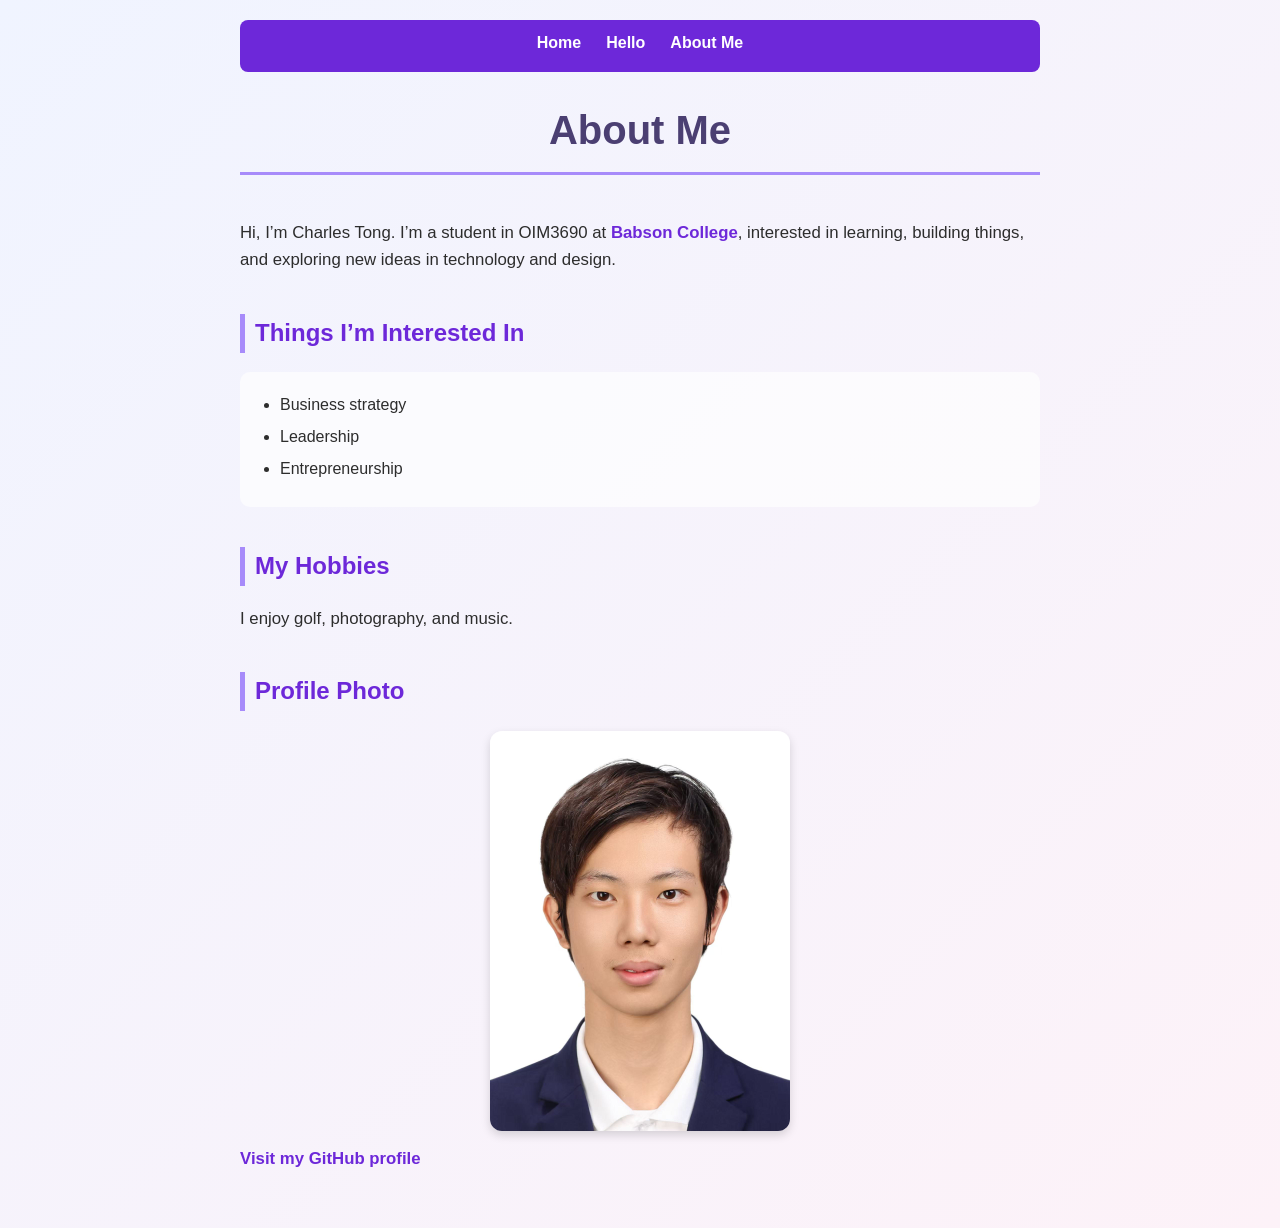
<file: about-me.html>
<!DOCTYPE html>
<html lang="en">
<head>
    <meta charset="UTF-8">
    <meta name="viewport" content="width=device-width, initial-scale=1.0">
    <title>About Me | Ctong0622</title>
    <link rel="stylesheet" href="css/styles.css">
</head>
<body>
    <header>
        <nav>
            <ul>
                <li><a href="index.html">Home</a></li>
                <li><a href="hello.html">Hello</a></li>
                <li><a href="about-me.html">About Me</a></li>
            </ul>
        </nav>
        <h1>About Me</h1>
    </header>

    <p>Hi, I’m Charles Tong. I’m a student in OIM3690 at <a href="https://www.babson.edu" target="_blank" rel="noopener noreferrer">Babson College</a>, interested in learning, building things, and exploring new ideas in technology and design.</p>

    <h2>Things I’m Interested In</h2>
    <ul>
        <li>Business strategy</li>
        <li>Leadership</li>
        <li>Entrepreneurship</li>
    </ul>

    <h2>My Hobbies</h2>
    <p>I enjoy golf, photography, and music.</p>

    <h2>Profile Photo</h2>
    <img class="profile-photo" src="photo/Photo%20of%20me.jpg" alt="Profile photo" width="300">

    <p>
        <a href="https://github.com/Ctong0622">Visit my GitHub profile</a>
    </p>
</body>
</html>
</file>
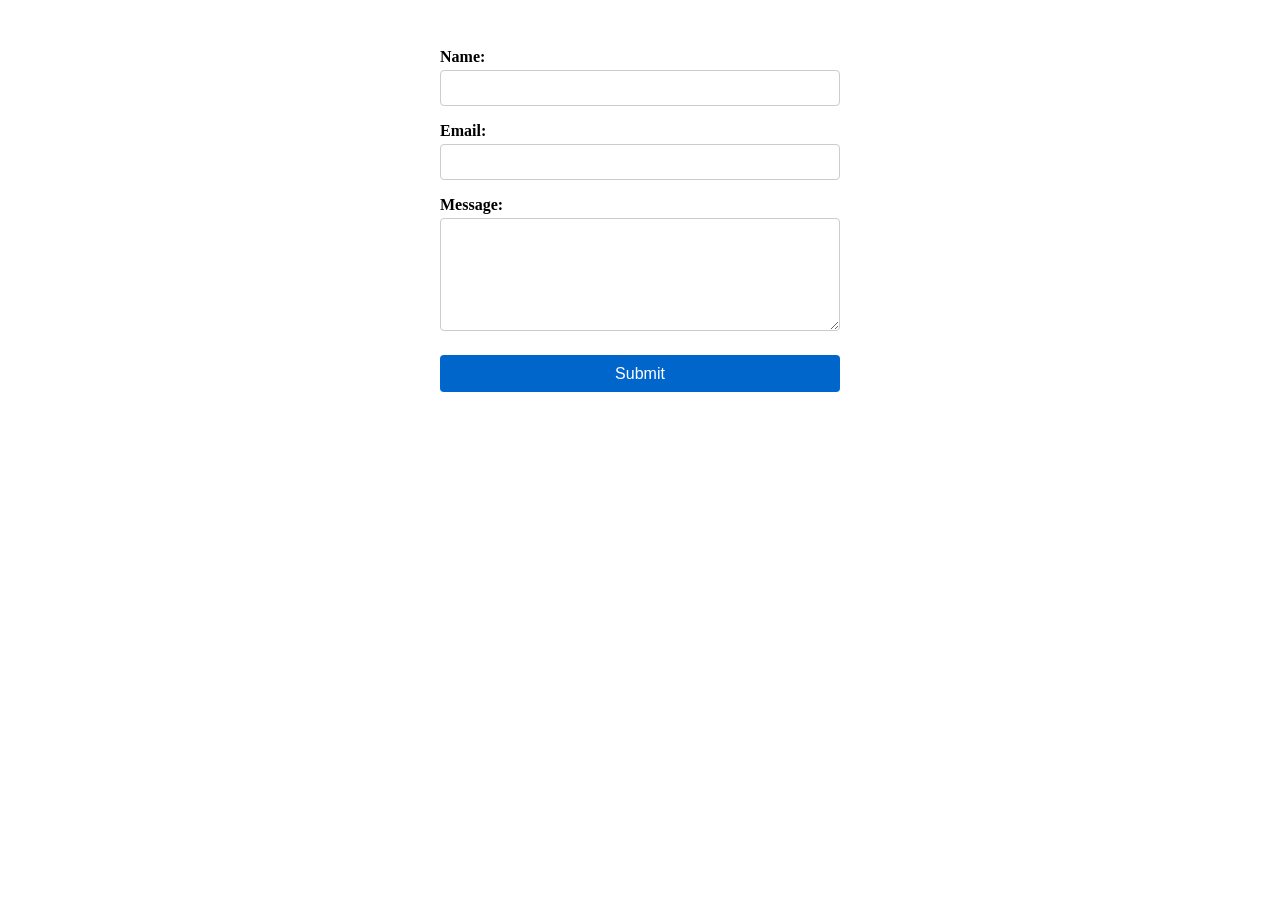
<file: contact.html>
<!doctype html>
<html lang="en">
<head>
    <meta charset="UTF-8" />
    <meta name="viewport" content="width=device-width, initial-scale=1.0" />
    <title>Contact</title>
    <style>
        form {
            display: flex;
            flex-direction: column;
            max-width: 400px;
            margin: 2rem auto;
        }

        label {
            margin-top: 1rem;
            margin-bottom: 0.25rem;
            font-weight: bold;
        }

        input,
        textarea {
            padding: 0.5rem;
            font-size: 1rem;
            border: 1px solid #ccc;
            border-radius: 4px;
        }

        input:focus,
        textarea:focus {
            outline: none;
            border-color: #0066cc;
            box-shadow: 0 0 4px rgba(0, 102, 204, 0.5);
        }

        button {
            margin-top: 1.5rem;
            padding: 0.6rem;
            font-size: 1rem;
            background-color: #0066cc;
            color: white;
            border: none;
            border-radius: 4px;
            cursor: pointer;
        }

        button:hover {
            background-color: #004c99;
        }
    </style>
</head>

<body>
    <form action="https://oim.zhili.dev/echo/view" method="POST">
        <label for="name">Name:</label>
        <input type="text" id="name" name="name" required />

        <label for="email">Email:</label>
        <input type="email" id="email" name="email" required />

        <label for="message">Message:</label>
        <textarea id="message" name="message" rows="5" required></textarea>

        <button type="submit">Submit</button>
    </form>
</body>
</html>
</file>
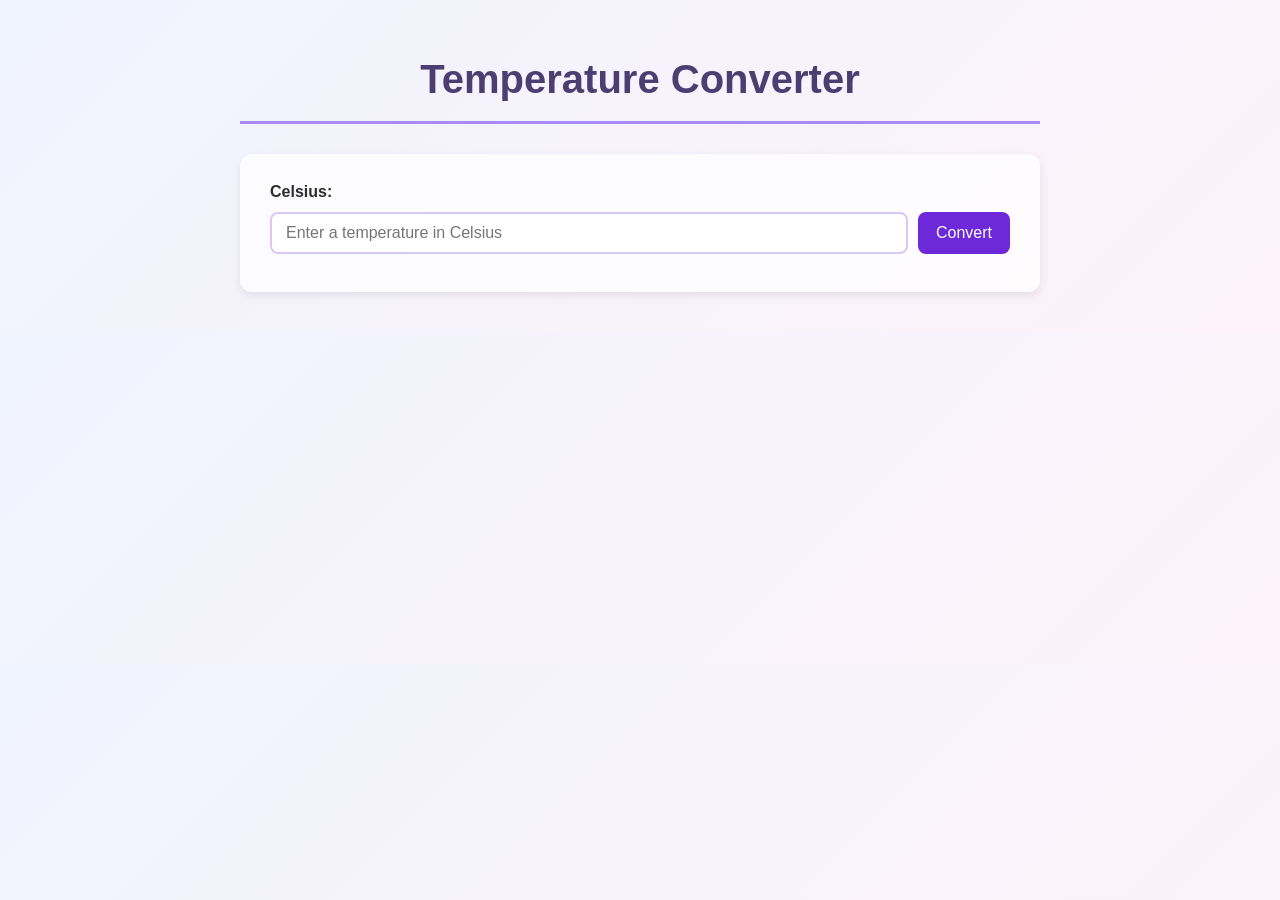
<file: converter.html>
<!doctype html>
<html lang="en">
<head>
    <meta charset="UTF-8" />
    <meta name="viewport" content="width=device-width, initial-scale=1.0" />
    <title>Temperature Converter | Ctong0622</title>
    <style>
        body {
            font-family: 'Segoe UI', Arial, sans-serif;
            background: linear-gradient(135deg, rgb(240, 244, 255), rgb(253, 242, 248));
            color: rgb(45, 45, 45);
            max-width: 800px;
            margin: 0 auto;
            padding: 0 20px 40px;
            line-height: 1.6;
        }

        header {
            text-align: center;
            padding: 20px 0;
        }

        h1 {
            font-size: 2.5em;
            color: rgb(75, 63, 114);
            text-align: center;
            border-bottom: 3px solid rgb(167, 139, 250);
            padding-bottom: 10px;
            margin-bottom: 10px;
        }

        .converter-card {
            background: rgba(255, 255, 255, 0.75);
            border-radius: 12px;
            padding: 25px 30px 20px;
            box-shadow: 0 4px 10px rgba(0, 0, 0, 0.08);
        }

        label {
            font-weight: bold;
        }

        .converter-row {
            display: flex;
            gap: 10px;
            margin-top: 8px;
        }

        #celsiusInput {
            flex: 1;
            padding: 10px 14px;
            font-size: 1rem;
            border: 2px solid rgb(216, 200, 245);
            border-radius: 8px;
            background: white;
        }

        #celsiusInput:focus {
            outline: none;
            border-color: rgb(109, 40, 217);
        }

        #convertButton {
            padding: 10px 18px;
            font-size: 1rem;
            background: rgb(109, 40, 217);
            color: white;
            border: none;
            border-radius: 8px;
            cursor: pointer;
            transition: background 0.2s ease;
        }

        #convertButton:hover {
            background: rgb(87, 30, 173);
        }

        #result {
            margin-top: 15px;
            font-size: 1.1rem;
        }
    </style>
</head>

<body>
    <header>
        <h1>Temperature Converter</h1>
    </header>

    <main>
        <div class="converter-card">
            <label for="celsiusInput">Celsius:</label>
            <div class="converter-row">
                <input type="number" id="celsiusInput" placeholder="Enter a temperature in Celsius" />
                <button type="button" id="convertButton">Convert</button>
            </div>
            <p id="result"></p>
        </div>
    </main>

    <script>
        function toFahrenheit(celsius) {
            return celsius * 9 / 5 + 32;
        }

        const celsiusInput = document.getElementById('celsiusInput');
        const convertButton = document.getElementById('convertButton');
        const result = document.getElementById('result');

        convertButton.addEventListener('click', () => {
            const celsius = Number(celsiusInput.value);
            const fahrenheit = toFahrenheit(celsius);
            result.textContent = `${celsius}°C is ${fahrenheit}°F`;
        });
    </script>
</body>
</html>
</file>
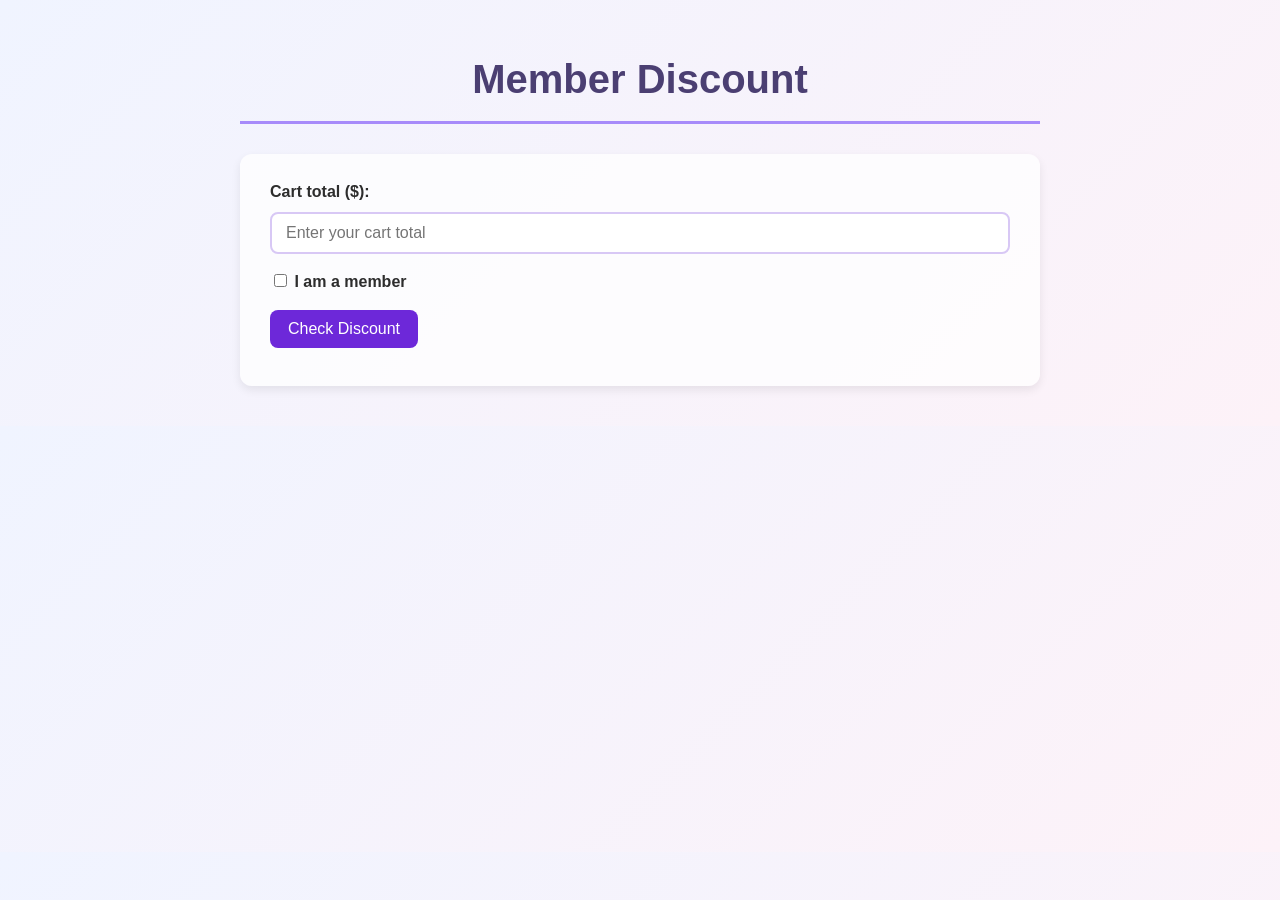
<file: discount.html>
<!doctype html>
<html lang="en">
<head>
    <meta charset="UTF-8" />
    <meta name="viewport" content="width=device-width, initial-scale=1.0" />
    <title>Member Discount | Ctong0622</title>
    <style>
        body {
            font-family: 'Segoe UI', Arial, sans-serif;
            background: linear-gradient(135deg, rgb(240, 244, 255), rgb(253, 242, 248));
            color: rgb(45, 45, 45);
            max-width: 800px;
            margin: 0 auto;
            padding: 0 20px 40px;
            line-height: 1.6;
        }

        header {
            text-align: center;
            padding: 20px 0;
        }

        h1 {
            font-size: 2.5em;
            color: rgb(75, 63, 114);
            text-align: center;
            border-bottom: 3px solid rgb(167, 139, 250);
            padding-bottom: 10px;
            margin-bottom: 10px;
        }

        .discount-card {
            background: rgba(255, 255, 255, 0.75);
            border-radius: 12px;
            padding: 25px 30px 20px;
            box-shadow: 0 4px 10px rgba(0, 0, 0, 0.08);
        }

        label {
            font-weight: bold;
        }

        .discount-row {
            display: flex;
            align-items: center;
            gap: 10px;
            margin-top: 8px;
        }

        #totalInput {
            flex: 1;
            padding: 10px 14px;
            font-size: 1rem;
            border: 2px solid rgb(216, 200, 245);
            border-radius: 8px;
            background: white;
        }

        #totalInput:focus {
            outline: none;
            border-color: rgb(109, 40, 217);
        }

        .member-row {
            margin-top: 15px;
        }

        #checkButton {
            margin-top: 15px;
            padding: 10px 18px;
            font-size: 1rem;
            background: rgb(109, 40, 217);
            color: white;
            border: none;
            border-radius: 8px;
            cursor: pointer;
            transition: background 0.2s ease;
        }

        #checkButton:hover {
            background: rgb(87, 30, 173);
        }

        #result {
            margin-top: 15px;
            font-size: 1.1rem;
        }
    </style>
</head>

<body>
    <header>
        <h1>Member Discount</h1>
    </header>

    <main>
        <div class="discount-card">
            <label for="totalInput">Cart total ($):</label>
            <div class="discount-row">
                <input type="number" id="totalInput" placeholder="Enter your cart total" />
            </div>

            <div class="member-row">
                <label>
                    <input type="checkbox" id="memberCheckbox" />
                    I am a member
                </label>
            </div>

            <button type="button" id="checkButton">Check Discount</button>
            <p id="result"></p>
        </div>
    </main>

    <script>
        function getDiscount(total, isMember) {
            if (total >= 100 && isMember) {
                return 20;
            } else if (total >= 100 || isMember) {
                return 10;
            } else {
                return 0;
            }
        }

        const totalInput = document.getElementById('totalInput');
        const memberCheckbox = document.getElementById('memberCheckbox');
        const checkButton = document.getElementById('checkButton');
        const result = document.getElementById('result');

        checkButton.addEventListener('click', () => {
            const total = Number(totalInput.value);
            const isMember = memberCheckbox.checked;
            const discount = getDiscount(total, isMember);
            const finalPrice = total - discount;
            result.textContent = `Your discount is $${discount}. Final price: $${finalPrice}`;
        });
    </script>
</body>
</html>
</file>
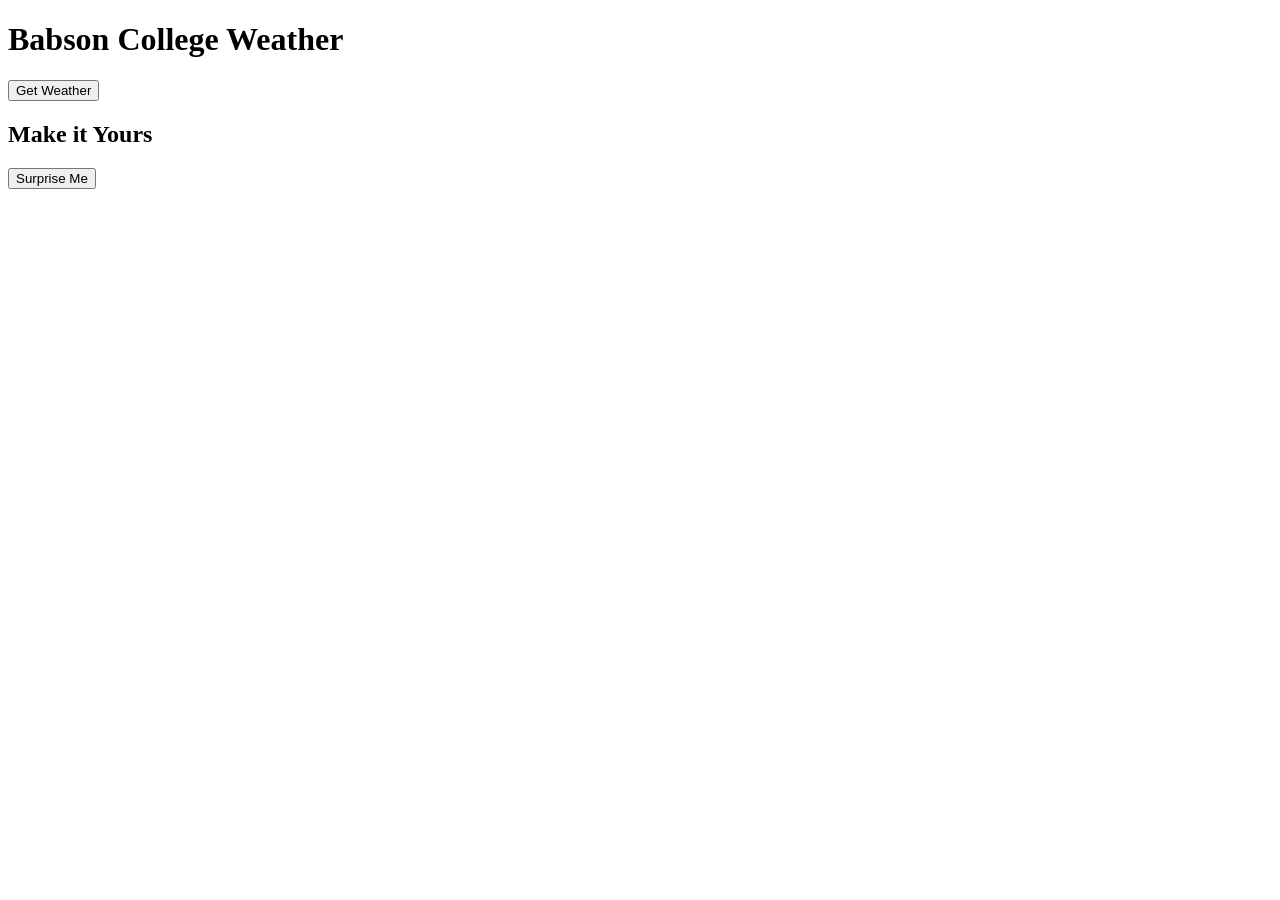
<file: fetch-fun.html>
<!doctype html>
<html lang="en">
<head>
    <meta charset="UTF-8" />
    <meta name="viewport" content="width=device-width, initial-scale=1.0" />
    <title>Fetch Something Fun - Weather</title>
</head>

<body>
    <h1>Babson College Weather</h1>

    <button id="weatherButton">Get Weather</button>
    <p id="weatherResult"></p>

    <h2>Make it Yours</h2>
    <button id="surpriseButton">Surprise Me</button>
    <p id="surpriseResult"></p>

    <script>
        async function getWeather() {
            const weatherResult = document.getElementById("weatherResult");

            try {
                const response = await fetch(
                    "https://api.open-meteo.com/v1/forecast?latitude=42.2987&longitude=-71.2622&current=temperature_2m"
                );
                const data = await response.json();

                const temperature = data.current.temperature_2m;
                weatherResult.textContent = `Current temperature at Babson College: ${temperature}°C`;
            } catch (error) {
                weatherResult.textContent = "Sorry, something went wrong fetching the weather.";
                console.log(error);
            }
        }

        const weatherButton = document.getElementById("weatherButton");
        weatherButton.addEventListener("click", getWeather);

        // "Surprise Me" switches between the Weather API and the Advice API
        let showWeatherNext = true;

        async function surpriseMe() {
            const surpriseResult = document.getElementById("surpriseResult");

            try {
                if (showWeatherNext) {
                    const response = await fetch(
                        "https://api.open-meteo.com/v1/forecast?latitude=42.2987&longitude=-71.2622&current=temperature_2m"
                    );
                    const data = await response.json();

                    const temperature = data.current.temperature_2m;
                    surpriseResult.textContent = `Current temperature at Babson College: ${temperature}°C`;
                } else {
                    const response = await fetch("https://api.adviceslip.com/advice");
                    const data = await response.json();

                    const advice = data.slip.advice;
                    surpriseResult.textContent = `Advice: ${advice}`;
                }
            } catch (error) {
                surpriseResult.textContent = "Sorry, something went wrong fetching the surprise.";
                console.log(error);
            }

            // Switch to the other API next time the button is clicked
            showWeatherNext = !showWeatherNext;
        }

        const surpriseButton = document.getElementById("surpriseButton");
        surpriseButton.addEventListener("click", surpriseMe);
    </script>
</body>
</html>
</file>
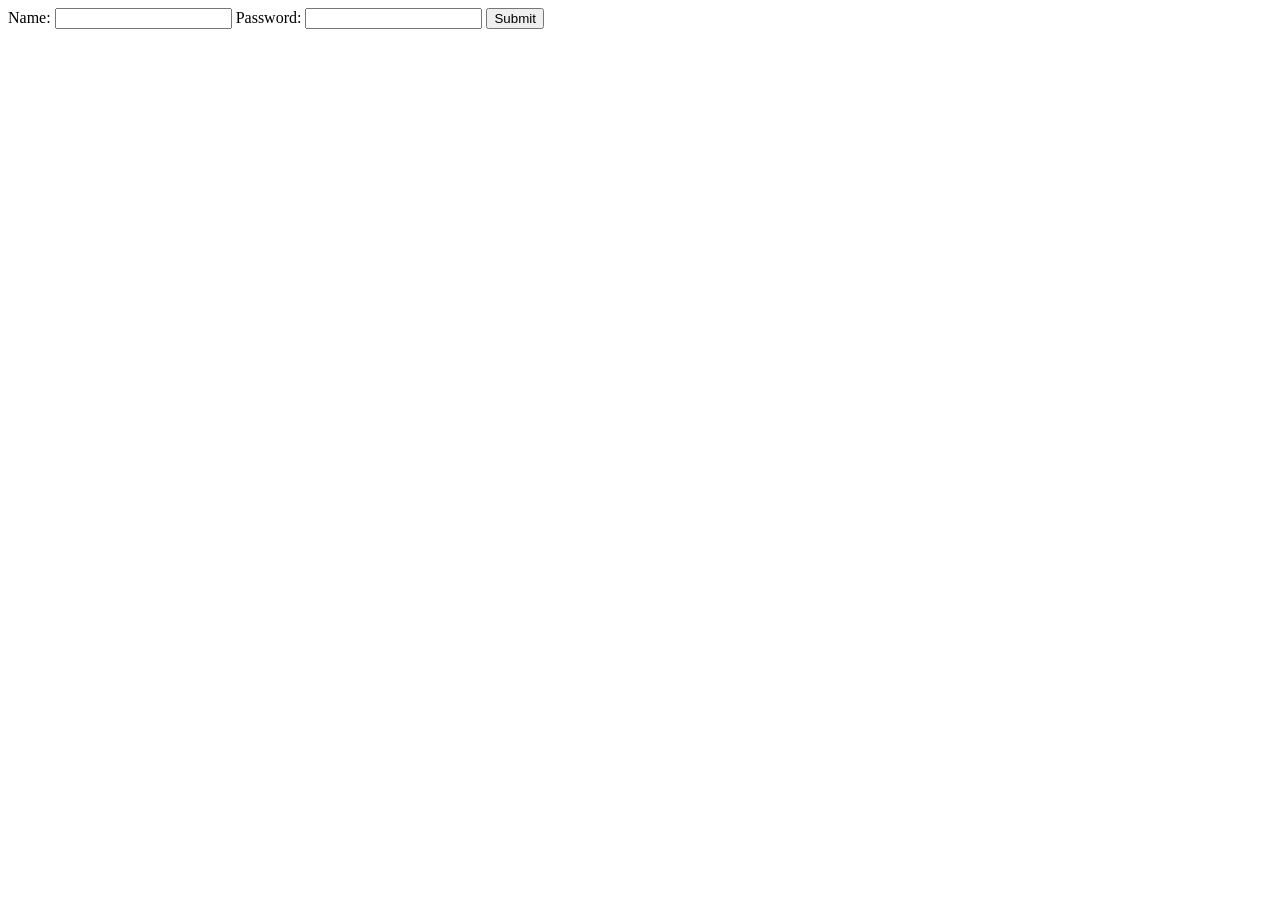
<file: form-demo.html>
<!doctype html>
<html lang="en">
<head>
    <meta charset="UTF-8" />
    <meta name="viewport" content="width=device-width, initial-scale=1.0" />
    <title>Document</title>
</head>

<body>
    <form action="https://oim.zhili.dev/echo/view" method="POST">
        <label for="username">Name:</label>
        <input type="text" id="username" name="username" />

        <label for="password">Password:</label>
        <input type="password" id="password" name="password" />

        <button type="submit">Submit</button>
    </form>
</body>
</html>
</file>
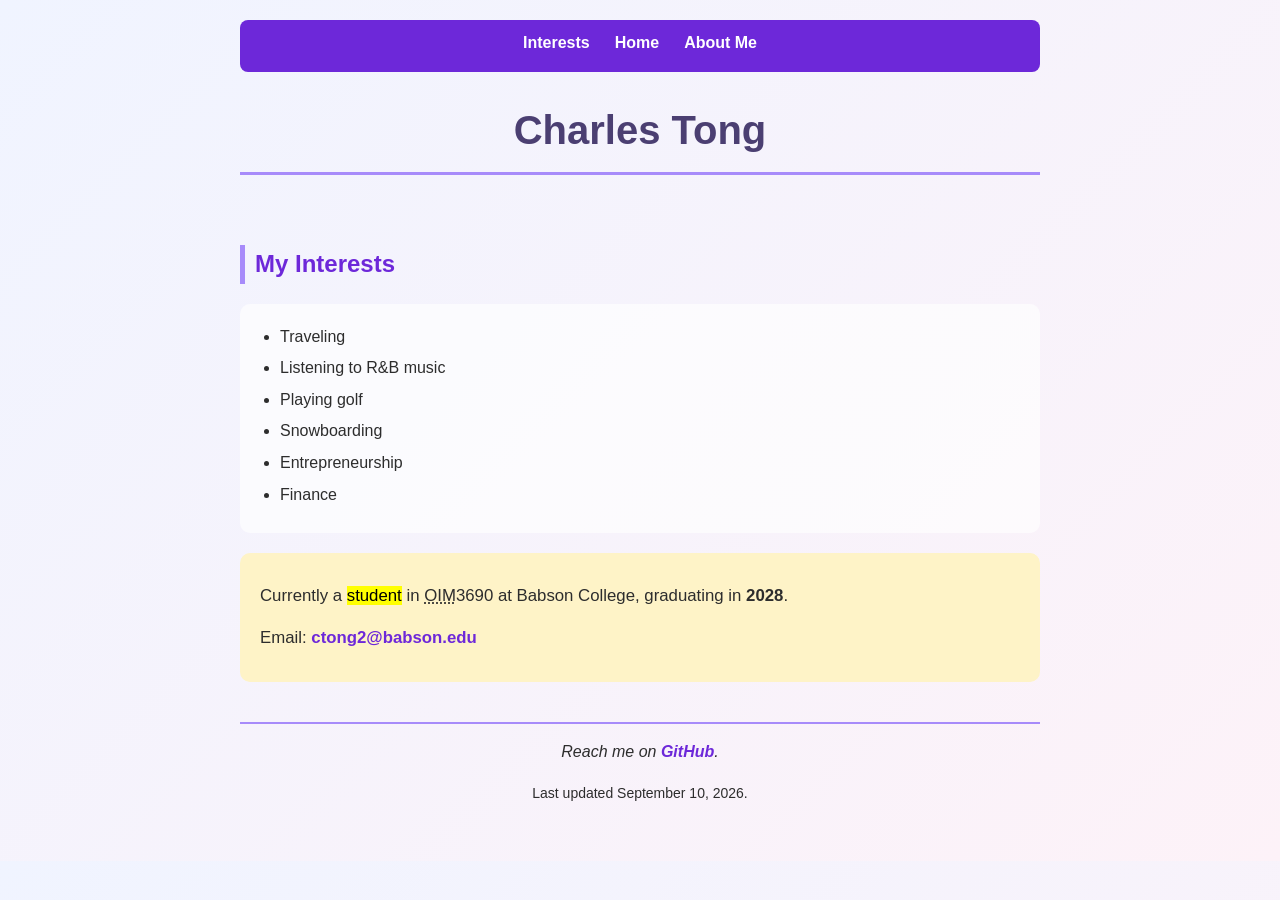
<file: hello.html>
<!DOCTYPE html>
<html lang="en">
<head>
    <meta charset="UTF-8">
    <meta name="viewport" content="width=device-width, initial-scale=1.0">
    <title>Hello</title>
    <link rel="stylesheet" href="css/style.css">
</head>
<body>
    <header>
        <nav class="site-nav">
            <button class="nav-toggle" id="navToggle" aria-label="Toggle navigation" aria-expanded="false" aria-controls="navLinks">
                <span></span>
                <span></span>
                <span></span>
            </button>
            <ul id="navLinks">
                <li><a href="#interests">Interests</a></li>
                <li><a href="index.html">Home</a></li>
                <li><a href="about-me.html">About Me</a></li>
            </ul>
        </nav>
        <h1>Charles Tong</h1>
    </header>

    <main>
        <section id="interests">
            <h2>My Interests</h2>
            <ul>
                <li>Traveling</li>
                <li>Listening to R&amp;B music</li>
                <li>Playing golf</li>
                <li>Snowboarding</li>
                <li>Entrepreneurship</li>
                <li>Finance</li>
            </ul>
        </section>

        <aside>
            <p>Currently a <mark>student</mark> in <abbr title="Operations and Information Management">OIM</abbr>3690 at Babson College, graduating in <strong>2028</strong>.</p>
            <p>Email: <a href="mailto:ctong2@babson.edu">ctong2@babson.edu</a></p>
        </aside>
    </main>

    <footer>
        <address>
            Reach me on <a href="https://github.com/Ctong0622">GitHub</a>.
        </address>
        <p><small>Last updated <time datetime="2026-09-10">September 10, 2026</time>.</small></p>
    </footer>

    <script src="js/nav.js" defer></script>
</body>
</html>
</file>
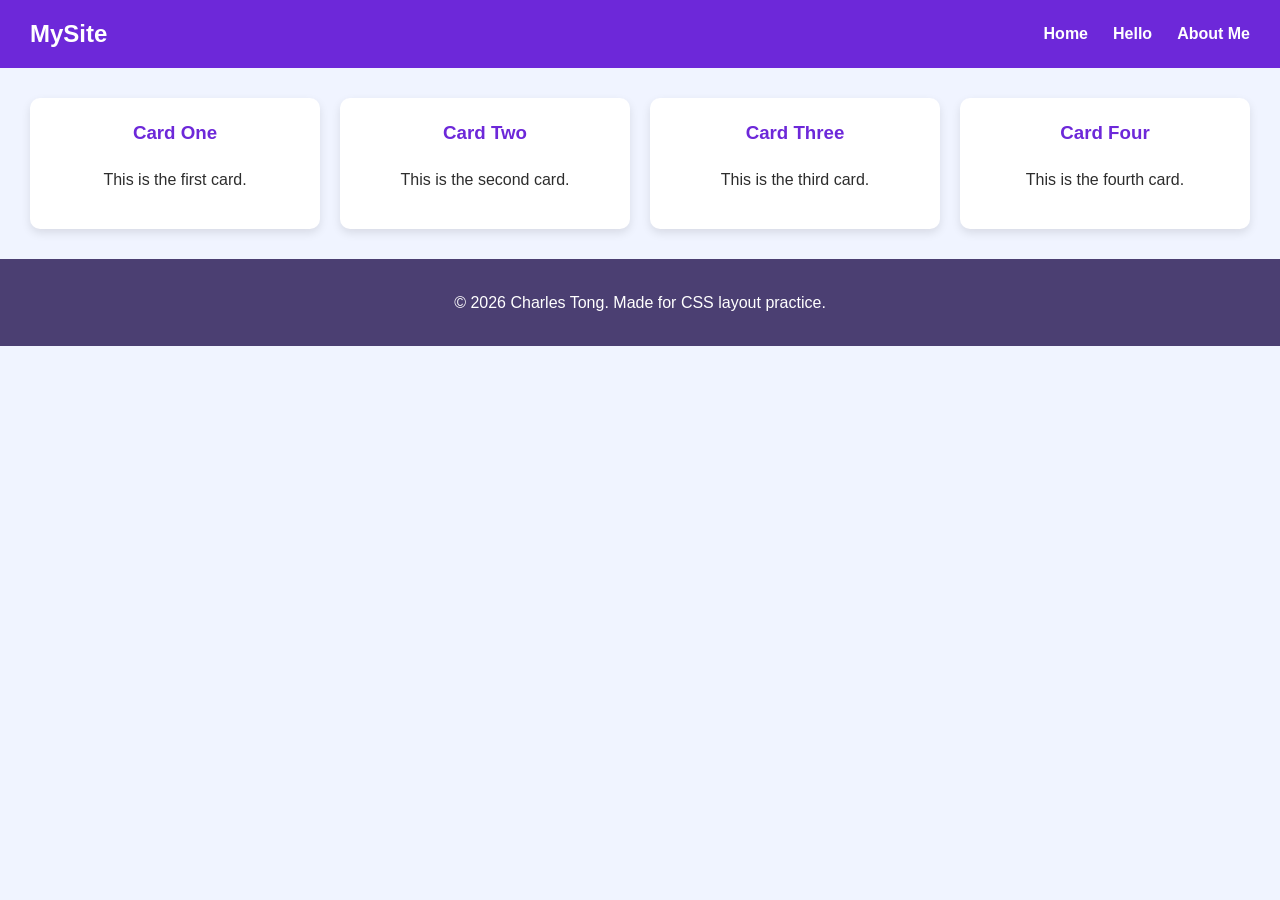
<file: layout-practice.html>
<!DOCTYPE html>
<html lang="en">
<head>
    <meta charset="UTF-8">
    <meta name="viewport" content="width=device-width, initial-scale=1.0">
    <title>Layout Practice</title>
    <link rel="stylesheet" href="css/layout-practice.css">
</head>
<body>
    <nav class="navbar">
        <div class="logo">MySite</div>
        <ul class="nav-links">
            <li><a href="index.html">Home</a></li>
            <li><a href="hello.html">Hello</a></li>
            <li><a href="about-me.html">About Me</a></li>
        </ul>
    </nav>

    <main>
        <div class="card-grid">
            <div class="card">
                <h3>Card One</h3>
                <p>This is the first card.</p>
            </div>
            <div class="card">
                <h3>Card Two</h3>
                <p>This is the second card.</p>
            </div>
            <div class="card">
                <h3>Card Three</h3>
                <p>This is the third card.</p>
            </div>
            <div class="card">
                <h3>Card Four</h3>
                <p>This is the fourth card.</p>
            </div>
        </div>
    </main>

    <footer>
        <p>&copy; 2026 Charles Tong. Made for CSS layout practice.</p>
    </footer>
</body>
</html>
</file>
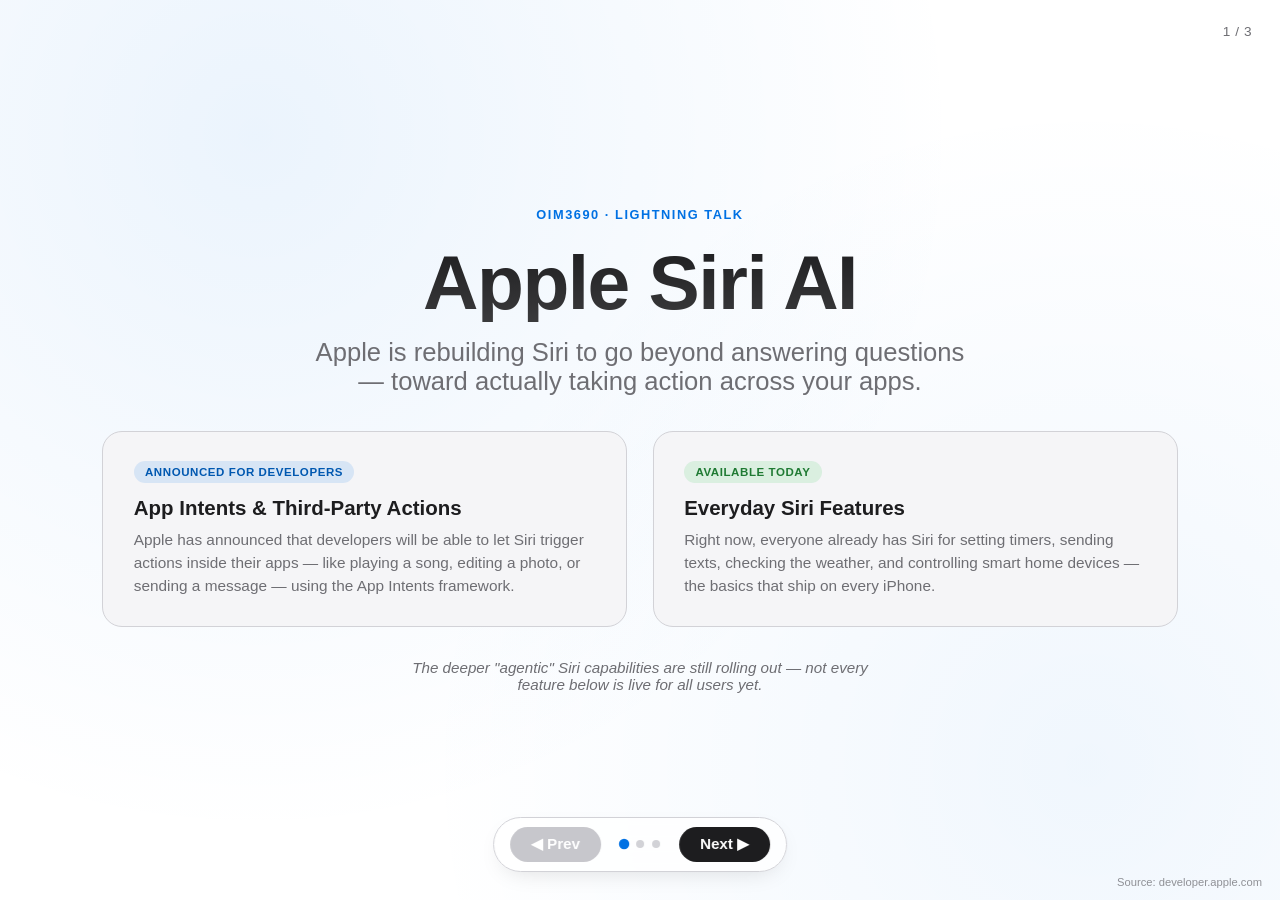
<file: lightning-talk-2.html>
<!DOCTYPE html>
<html lang="en">
<head>
<meta charset="UTF-8">
<meta name="viewport" content="width=device-width, initial-scale=1.0">
<title>Apple Siri AI — Lightning Talk</title>
<style>
  :root {
    --text-primary: #1d1d1f;
    --text-secondary: #6e6e73;
    --accent-blue: #0071e3;
    --accent-blue-dark: #0058b0;
    --bg-white: #ffffff;
    --bg-soft: #f5f5f7;
    --line: #d2d2d7;
  }

  * {
    box-sizing: border-box;
    margin: 0;
    padding: 0;
  }

  html, body {
    height: 100%;
    overflow: hidden;
  }

  body {
    font-family: -apple-system, BlinkMacSystemFont, "SF Pro Display", "SF Pro Text",
                 "Helvetica Neue", Helvetica, Arial, sans-serif;
    background: var(--bg-white);
    color: var(--text-primary);
    -webkit-font-smoothing: antialiased;
    text-rendering: optimizeLegibility;
  }

  /* ---------- Slide deck layout ---------- */
  .deck {
    position: relative;
    width: 100vw;
    height: 100vh;
  }

  .slide {
    position: absolute;
    inset: 0;
    display: flex;
    flex-direction: column;
    align-items: center;
    justify-content: center;
    padding: 6vh 8vw;
    opacity: 0;
    visibility: hidden;
    transform: translateY(24px) scale(0.99);
    transition: opacity 0.6s cubic-bezier(.4,0,.2,1),
                transform 0.6s cubic-bezier(.4,0,.2,1),
                visibility 0.6s;
    background: var(--bg-white);
  }

  .slide.active {
    opacity: 1;
    visibility: visible;
    transform: translateY(0) scale(1);
    z-index: 2;
  }

  /* subtle gradient backdrops per slide */
  .slide--1 {
    background: radial-gradient(circle at 20% 15%, rgba(0,113,227,0.08), transparent 55%),
                radial-gradient(circle at 85% 85%, rgba(0,113,227,0.06), transparent 50%),
                var(--bg-white);
  }
  .slide--2 {
    background: radial-gradient(circle at 80% 10%, rgba(0,113,227,0.07), transparent 55%),
                radial-gradient(circle at 10% 90%, rgba(0,113,227,0.06), transparent 50%),
                var(--bg-white);
  }
  .slide--3 {
    background: radial-gradient(circle at 50% 0%, rgba(0,113,227,0.09), transparent 60%),
                var(--bg-white);
  }

  .eyebrow {
    display: inline-block;
    font-size: clamp(0.8rem, 1vw, 1rem);
    font-weight: 600;
    letter-spacing: 0.12em;
    text-transform: uppercase;
    color: var(--accent-blue);
    margin-bottom: 1.2rem;
  }

  h1 {
    font-size: clamp(2.6rem, 6vw, 5rem);
    font-weight: 700;
    letter-spacing: -0.02em;
    line-height: 1.05;
    text-align: center;
    background: linear-gradient(180deg, #1d1d1f 0%, #3a3a3c 100%);
    -webkit-background-clip: text;
    background-clip: text;
    color: transparent;
  }

  h2.subhead {
    margin-top: 1rem;
    font-size: clamp(1.1rem, 2vw, 1.6rem);
    font-weight: 400;
    color: var(--text-secondary);
    text-align: center;
    max-width: 46ch;
  }

  .content-wrap {
    width: 100%;
    max-width: 1100px;
    margin-top: clamp(1.5rem, 4vh, 3rem);
  }

  /* ---------- Slide 1 specifics ---------- */
  .fact-grid {
    display: grid;
    grid-template-columns: 1fr 1fr;
    gap: 1.6rem;
    margin-top: 2.2rem;
  }

  .fact-card {
    background: var(--bg-soft);
    border: 1px solid var(--line);
    border-radius: 20px;
    padding: 1.8rem 1.9rem;
    transition: transform 0.35s ease, box-shadow 0.35s ease;
  }

  .fact-card:hover {
    transform: translateY(-4px);
    box-shadow: 0 16px 32px -16px rgba(0,0,0,0.15);
  }

  .fact-card .tag {
    display: inline-block;
    font-size: 0.72rem;
    font-weight: 700;
    letter-spacing: 0.05em;
    text-transform: uppercase;
    padding: 0.3rem 0.7rem;
    border-radius: 999px;
    margin-bottom: 0.8rem;
  }

  .tag--announced {
    background: rgba(0,113,227,0.12);
    color: var(--accent-blue-dark);
  }

  .tag--available {
    background: rgba(52,199,89,0.14);
    color: #1f7a33;
  }

  .fact-card h3 {
    font-size: clamp(1.1rem, 1.6vw, 1.35rem);
    font-weight: 600;
    margin-bottom: 0.5rem;
  }

  .fact-card p {
    font-size: clamp(0.95rem, 1.2vw, 1.05rem);
    color: var(--text-secondary);
    line-height: 1.5;
  }

  /* ---------- Slide 2 specifics ---------- */
  .example-row {
    display: grid;
    grid-template-columns: repeat(3, 1fr);
    gap: 1.5rem;
    margin-top: 2.2rem;
    width: 100%;
  }

  .example-card {
    background: var(--bg-white);
    border: 1px solid var(--line);
    border-radius: 22px;
    padding: 2rem 1.5rem;
    text-align: center;
    display: flex;
    flex-direction: column;
    align-items: center;
    gap: 0.7rem;
    box-shadow: 0 10px 30px -18px rgba(0,0,0,0.12);
    transition: transform 0.35s ease, box-shadow 0.35s ease;
  }

  .example-card:hover {
    transform: translateY(-6px);
    box-shadow: 0 20px 40px -18px rgba(0,0,0,0.18);
  }

  .example-icon {
    font-size: 2.6rem;
    line-height: 1;
    margin-bottom: 0.2rem;
  }

  .example-card h3 {
    font-size: clamp(1.05rem, 1.5vw, 1.25rem);
    font-weight: 600;
  }

  .example-card p {
    font-size: clamp(0.88rem, 1.1vw, 1rem);
    color: var(--text-secondary);
    line-height: 1.45;
  }

  .disclaimer {
    margin-top: 2rem;
    font-size: 0.95rem;
    color: var(--text-secondary);
    text-align: center;
    max-width: 60ch;
    font-style: italic;
  }

  /* ---------- Slide 3 specifics ---------- */
  .question-box {
    margin-top: 2rem;
    max-width: 820px;
    text-align: center;
  }

  .big-question {
    font-size: clamp(1.6rem, 3.4vw, 2.6rem);
    font-weight: 600;
    line-height: 1.3;
    color: var(--text-primary);
  }

  .big-question .highlight {
    color: var(--accent-blue);
  }

  .why {
    margin-top: 1.6rem;
    font-size: clamp(1.05rem, 1.6vw, 1.3rem);
    color: var(--text-secondary);
  }

  /* ---------- Navigation ---------- */
  .nav-controls {
    position: fixed;
    bottom: 28px;
    left: 50%;
    transform: translateX(-50%);
    display: flex;
    align-items: center;
    gap: 1.2rem;
    z-index: 10;
    background: rgba(255,255,255,0.75);
    backdrop-filter: blur(12px);
    -webkit-backdrop-filter: blur(12px);
    border: 1px solid var(--line);
    padding: 0.55rem 1rem;
    border-radius: 999px;
    box-shadow: 0 8px 24px -10px rgba(0,0,0,0.15);
  }

  .nav-btn {
    appearance: none;
    border: none;
    background: var(--text-primary);
    color: #fff;
    font-size: 0.95rem;
    font-weight: 600;
    padding: 0.55rem 1.3rem;
    border-radius: 999px;
    cursor: pointer;
    transition: background 0.25s ease, transform 0.15s ease;
    font-family: inherit;
  }

  .nav-btn:hover {
    background: var(--accent-blue);
  }

  .nav-btn:active {
    transform: scale(0.96);
  }

  .nav-btn:disabled {
    background: #c7c7cc;
    cursor: not-allowed;
  }

  .dots {
    display: flex;
    gap: 0.5rem;
  }

  .dot {
    width: 8px;
    height: 8px;
    border-radius: 50%;
    background: var(--line);
    transition: background 0.3s ease, transform 0.3s ease;
    cursor: pointer;
  }

  .dot.active {
    background: var(--accent-blue);
    transform: scale(1.3);
  }

  .slide-counter {
    position: fixed;
    top: 24px;
    right: 28px;
    font-size: 0.85rem;
    color: var(--text-secondary);
    letter-spacing: 0.04em;
    z-index: 10;
  }

  .source-link {
    position: fixed;
    bottom: 12px;
    right: 18px;
    font-size: 0.7rem;
    color: var(--text-secondary);
    opacity: 0.75;
    z-index: 10;
    text-decoration: none;
  }

  .source-link:hover {
    color: var(--accent-blue);
    opacity: 1;
  }

  /* ---------- Responsive ---------- */
  @media (max-width: 900px) {
    .fact-grid { grid-template-columns: 1fr; }
    .example-row { grid-template-columns: 1fr; }
  }

  @media (max-width: 600px) {
    .slide { padding: 5vh 6vw; }
    .nav-controls { bottom: 14px; padding: 0.45rem 0.8rem; gap: 0.8rem; }
    .nav-btn { padding: 0.45rem 1rem; font-size: 0.85rem; }
  }
</style>
</head>
<body>

<div class="slide-counter"><span id="currentSlideNum">1</span> / 3</div>

<div class="deck">

  <!-- SLIDE 1 -->
  <section class="slide slide--1 active" id="slide-1">
    <span class="eyebrow">OIM3690 · Lightning Talk</span>
    <h1>Apple Siri AI</h1>
    <h2 class="subhead">Apple is rebuilding Siri to go beyond answering questions — toward actually taking action across your apps.</h2>

    <div class="content-wrap fact-grid">
      <div class="fact-card">
        <span class="tag tag--announced">Announced for developers</span>
        <h3>App Intents &amp; Third‑Party Actions</h3>
        <p>Apple has announced that developers will be able to let Siri trigger actions inside their apps — like playing a song, editing a photo, or sending a message — using the App Intents framework.</p>
      </div>
      <div class="fact-card">
        <span class="tag tag--available">Available today</span>
        <h3>Everyday Siri Features</h3>
        <p>Right now, everyone already has Siri for setting timers, sending texts, checking the weather, and controlling smart home devices — the basics that ship on every iPhone.</p>
      </div>
    </div>

    <p class="disclaimer">The deeper "agentic" Siri capabilities are still rolling out — not every feature below is live for all users yet.</p>
  </section>

  <!-- SLIDE 2 -->
  <section class="slide slide--2" id="slide-2">
    <span class="eyebrow">What Could Change</span>
    <h1>From Answers to Actions</h1>
    <h2 class="subhead">Instead of just telling you information, Siri could soon act on it — here are three potential use cases.</h2>

    <div class="content-wrap example-row">
      <div class="example-card">
        <div class="example-icon">📦</div>
        <h3>Checking a Package</h3>
        <p>Ask Siri where your delivery is, and it could pull live status from the shipping app itself — no need to open it.</p>
      </div>
      <div class="example-card">
        <div class="example-icon">🍽️</div>
        <h3>Restaurant Reservations</h3>
        <p>Siri might be able to book you a table through a reservation app, matching your time and party size automatically.</p>
      </div>
      <div class="example-card">
        <div class="example-icon">🛍️</div>
        <h3>Helping with Purchases</h3>
        <p>From reordering a product to completing checkout, Siri could assist with parts of a purchase inside supported apps.</p>
      </div>
    </div>

    <p class="disclaimer">These are potential use cases based on Apple's announced direction for Siri — not confirmed, guaranteed, or fully live features.</p>
  </section>

  <!-- SLIDE 3 -->
  <section class="slide slide--3" id="slide-3">
    <span class="eyebrow">Let's Discuss</span>
    <h1>Would You Trust AI?</h1>

    <div class="content-wrap question-box">
      <p class="big-question">
        Would you let AI make <span class="highlight">purchases</span> or <span class="highlight">reservations</span> for you automatically —
        or would you want to <span class="highlight">approve every action</span>?
      </p>
      <p class="why">Why?</p>
    </div>
  </section>

</div>

<div class="nav-controls">
  <button class="nav-btn" id="prevBtn" onclick="goTo(currentIndex - 1)">◀ Prev</button>
  <div class="dots">
    <span class="dot active" data-index="0" onclick="goTo(0)"></span>
    <span class="dot" data-index="1" onclick="goTo(1)"></span>
    <span class="dot" data-index="2" onclick="goTo(2)"></span>
  </div>
  <button class="nav-btn" id="nextBtn" onclick="goTo(currentIndex + 1)">Next ▶</button>
</div>

<a class="source-link" href="https://developer.apple.com/news/?id=gdk2umrf" target="_blank" rel="noopener noreferrer">Source: developer.apple.com</a>

<script>
  const slides = Array.from(document.querySelectorAll('.slide'));
  const dots = Array.from(document.querySelectorAll('.dot'));
  const counterEl = document.getElementById('currentSlideNum');
  const prevBtn = document.getElementById('prevBtn');
  const nextBtn = document.getElementById('nextBtn');
  let currentIndex = 0;

  function goTo(index) {
    if (index < 0 || index >= slides.length) return;
    slides[currentIndex].classList.remove('active');
    dots[currentIndex].classList.remove('active');
    currentIndex = index;
    slides[currentIndex].classList.add('active');
    dots[currentIndex].classList.add('active');
    counterEl.textContent = currentIndex + 1;
    prevBtn.disabled = currentIndex === 0;
    nextBtn.disabled = currentIndex === slides.length - 1;
  }

  document.addEventListener('keydown', (e) => {
    if (e.key === 'ArrowRight' || e.key === 'ArrowDown' || e.key === ' ') {
      e.preventDefault();
      goTo(currentIndex + 1);
    } else if (e.key === 'ArrowLeft' || e.key === 'ArrowUp') {
      e.preventDefault();
      goTo(currentIndex - 1);
    }
  });

  // initialize button state
  goTo(0);
</script>

</body>
</html>
</file>
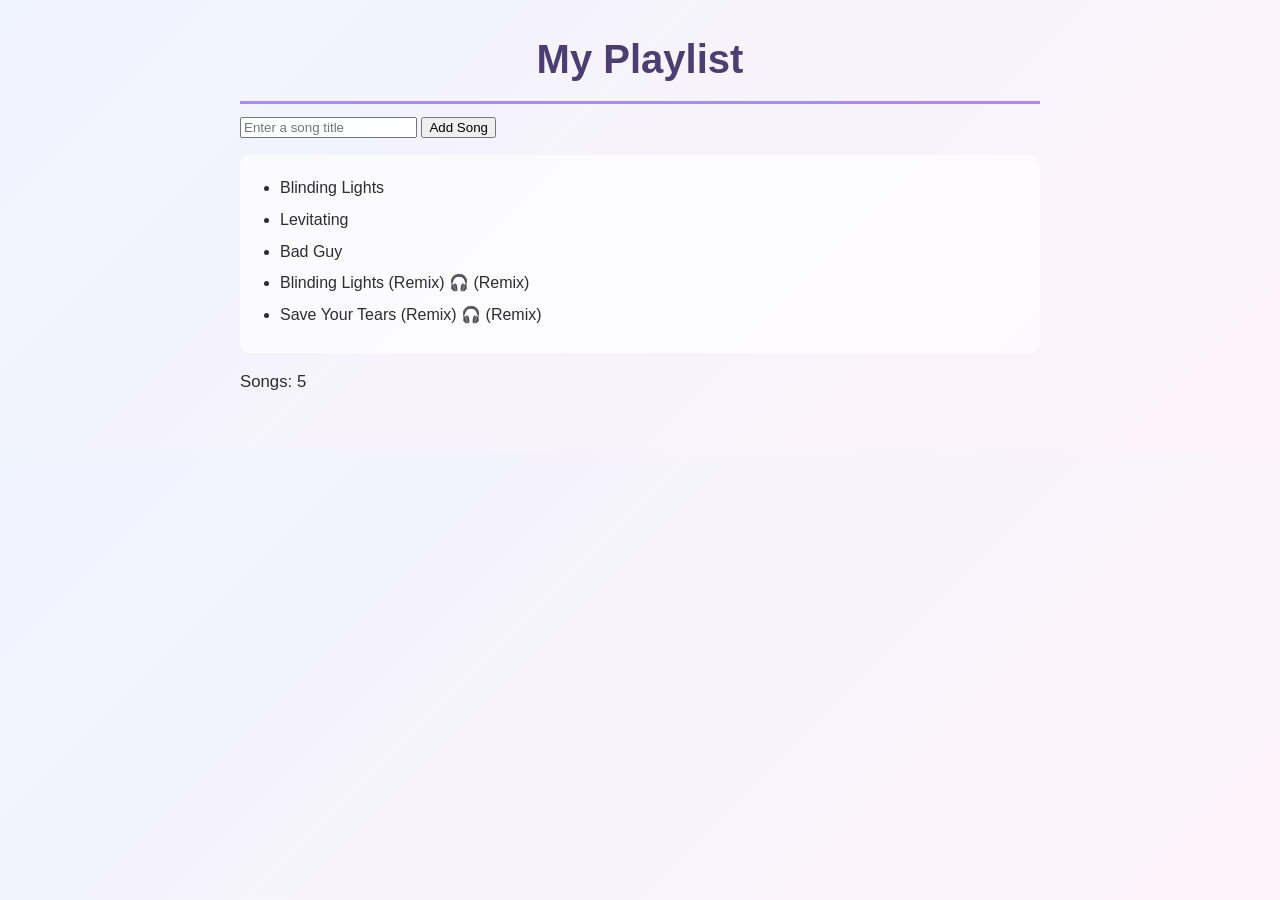
<file: playlist.html>
<!doctype html>
<html lang="en">
<head>
    <meta charset="UTF-8" />
    <meta name="viewport" content="width=device-width, initial-scale=1.0" />
    <title>Playlist | Ctong0622</title>
    <link rel="stylesheet" href="css/styles.css">
</head>
<body>
    <h1>My Playlist</h1>

    <input type="text" id="songInput" placeholder="Enter a song title" />
    <button id="addSongBtn">Add Song</button>

    <ul id="playlist"></ul>

    <p id="songCount"></p>

    <script src="js/playlist.js" defer></script>
</body>
</html>
</file>
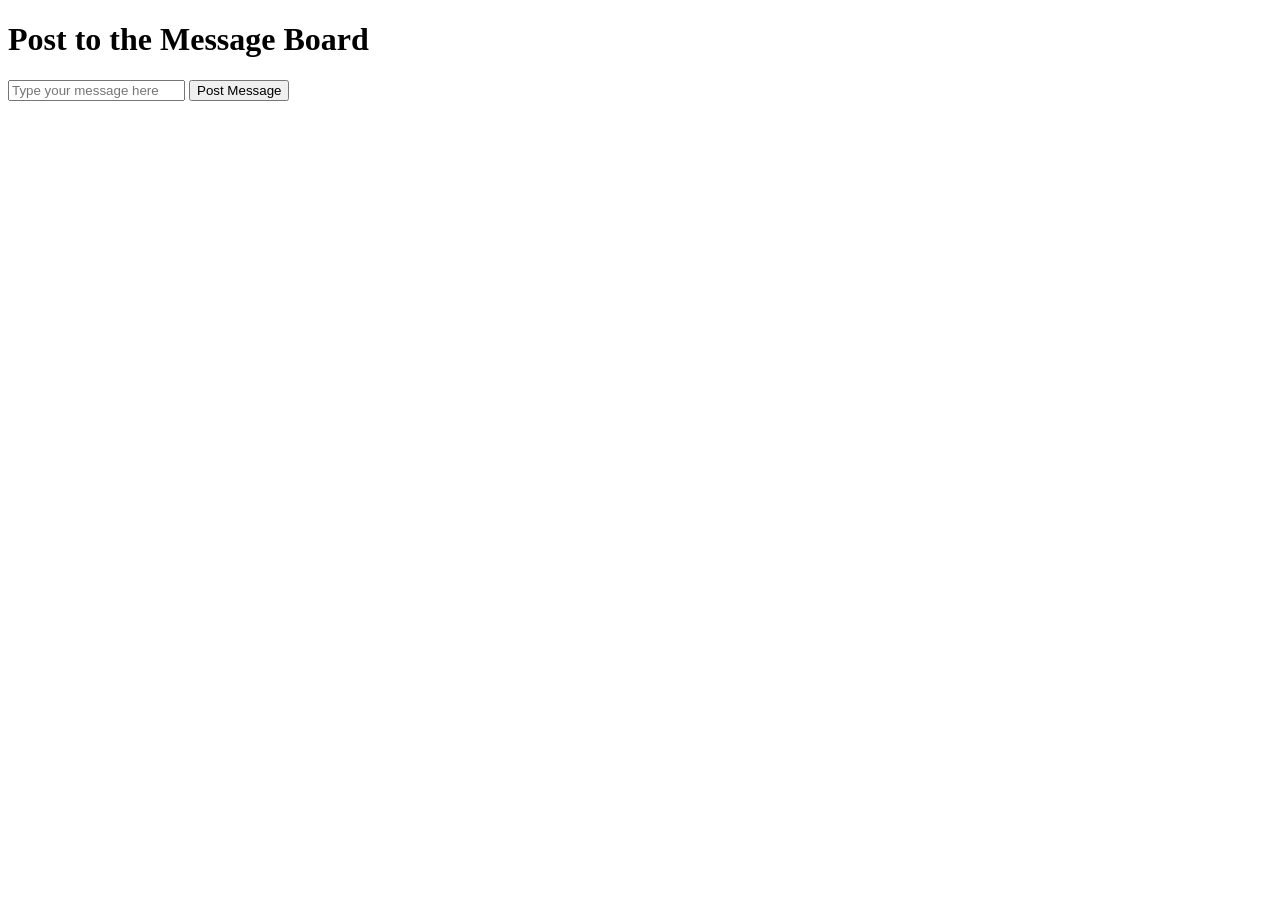
<file: post-message.html>
<!doctype html>
<html lang="en">
<head>
    <meta charset="UTF-8" />
    <meta name="viewport" content="width=device-width, initial-scale=1.0" />
    <title>Post to the Message Board</title>
</head>

<body>
    <h1>Post to the Message Board</h1>

    <input type="text" id="messageInput" placeholder="Type your message here" />
    <button id="postButton">Post Message</button>

    <script>
        async function postMessage(text) {
            const response = await fetch("https://oim.zhili.dev/message", {
                method: "POST",
                headers: {
                    "Content-Type": "application/json",
                    "X-Token": "Ctong0622"
                },
                body: JSON.stringify({ message: text })
            });

            const data = await response.json();
            console.log(data);
        }

        // Send an initial test message when the page loads
        postMessage("Hello from Charles!");

        // Let the user post whatever they type in the input box
        const postButton = document.getElementById("postButton");
        const messageInput = document.getElementById("messageInput");

        postButton.addEventListener("click", () => {
            postMessage(messageInput.value);
        });
    </script>
</body>
</html>
</file>
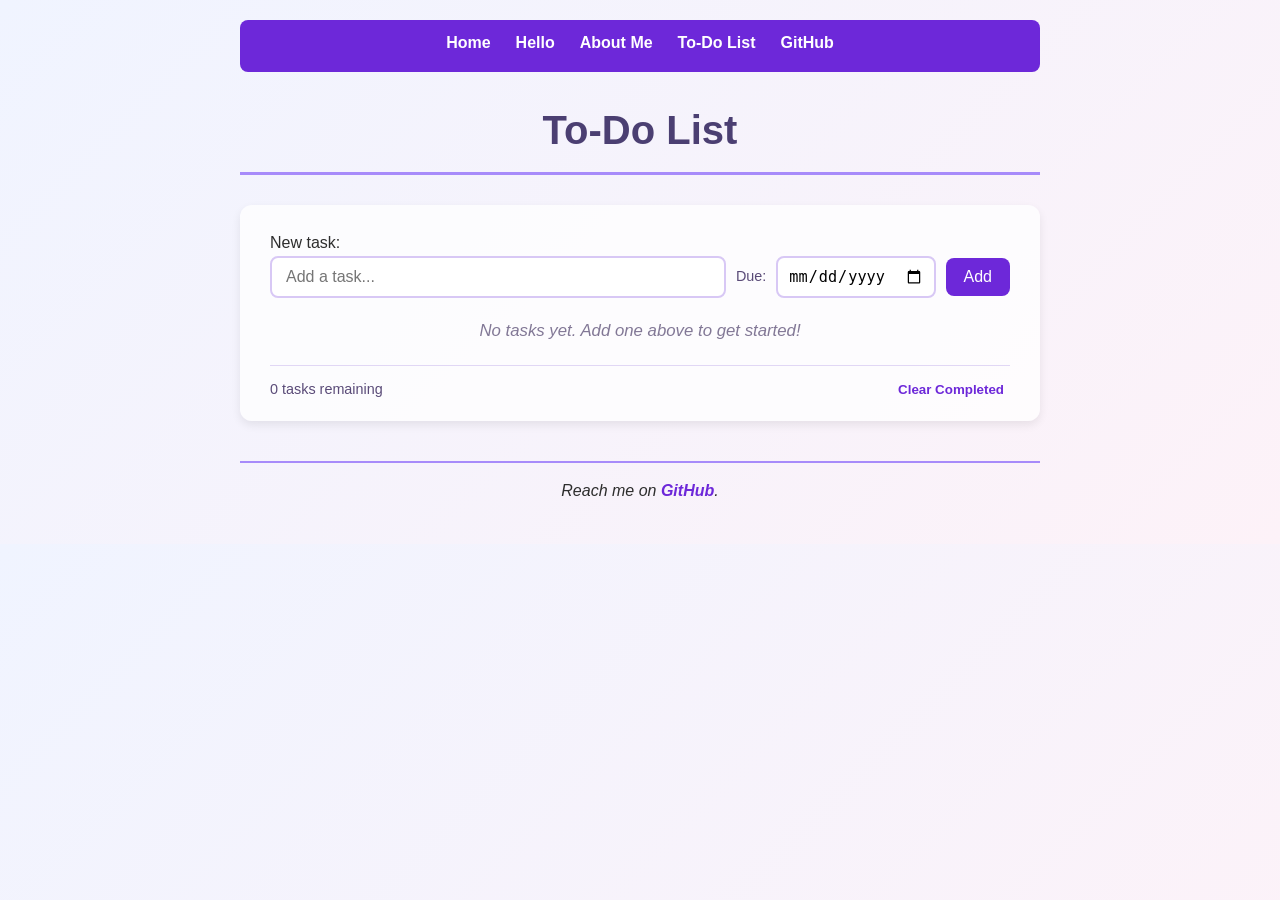
<file: todo.html>
<!doctype html>
<html lang="en">
<head>
    <meta charset="UTF-8" />
    <meta name="viewport" content="width=device-width, initial-scale=1.0" />
    <title>To-Do List | Ctong0622</title>
    <link rel="stylesheet" href="css/styles.css">
    <link rel="stylesheet" href="css/todo.css" />
</head>

<body>
    <header>
        <nav class="site-nav">
            <button class="nav-toggle" id="navToggle" aria-label="Toggle navigation" aria-expanded="false" aria-controls="navLinks">
                <span></span>
                <span></span>
                <span></span>
            </button>
            <ul id="navLinks">
                <li><a href="index.html">Home</a></li>
                <li><a href="hello.html">Hello</a></li>
                <li><a href="about-me.html">About Me</a></li>
                <li><a href="todo.html">To-Do List</a></li>
                <li><a href="https://github.com/Ctong0622" target="_blank" rel="noopener noreferrer">GitHub</a></li>
            </ul>
        </nav>
        <h1>To-Do List</h1>
    </header>

    <main>
        <div class="todo-card">
            <form id="todoForm">
                <label for="todoInput">New task:</label>
                <div class="todo-input-row">
                    <input type="text" id="todoInput" name="todoInput" placeholder="Add a task..." required />
                    <label for="todoDueDate" class="due-date-label">Due:</label>
                    <input type="date" id="todoDueDate" name="todoDueDate" />
                    <button type="submit">Add</button>
                </div>
            </form>

            <ul id="todoList"></ul>
            <p id="emptyMessage" class="empty-message">No tasks yet. Add one above to get started!</p>

            <div class="todo-footer">
                <span id="taskCount">0 tasks remaining</span>
                <button type="button" id="clearCompleted">Clear Completed</button>
            </div>
        </div>
    </main>

    <footer>
        <address>
            Reach me on <a href="https://github.com/Ctong0622">GitHub</a>.
        </address>
    </footer>

    <script src="js/nav.js" defer></script>
    <script src="js/todo.js" defer></script>
</body>
</html>
</file>
<file: css/styles.css>
/* Shared stylesheet for all pages on this site */

body {
    font-family: 'Segoe UI', Arial, sans-serif;
    background: linear-gradient(135deg, rgb(240, 244, 255), rgb(253, 242, 248));
    color: rgb(45, 45, 45);
    max-width: 800px;
    margin: 0 auto;
    padding: 0 20px 40px;
    line-height: 1.6;
}

header {
    text-align: center;
    padding: 20px 0;
}

h1 {
    font-size: 2.5em;
    color: rgb(75, 63, 114);
    text-align: center;
    border-bottom: 3px solid rgb(167, 139, 250);
    padding-bottom: 10px;
    margin-bottom: 10px;
}

h2 {
    color: rgb(109, 40, 217);
    border-left: 5px solid rgb(167, 139, 250);
    padding-left: 10px;
    margin-top: 40px;
}

nav ul {
    list-style: none;
    display: flex;
    justify-content: center;
    gap: 25px;
    padding: 10px;
    margin: 0;
    background: rgb(109, 40, 217);
    border-radius: 8px;
}

nav a {
    color: rgb(255, 255, 255);
    font-weight: bold;
    text-decoration: none;
}

nav a:hover {
    text-decoration: underline;
}

/* Site navigation with hamburger toggle for mobile */
.site-nav {
    position: relative;
}

.nav-toggle {
    display: none;
    flex-direction: column;
    justify-content: space-between;
    width: 30px;
    height: 22px;
    background: none;
    border: none;
    cursor: pointer;
    padding: 0;
    margin: 0 auto 10px;
}

.nav-toggle span {
    display: block;
    height: 3px;
    width: 100%;
    background: rgb(109, 40, 217);
    border-radius: 2px;
}

@media (max-width: 600px) {
    .nav-toggle {
        display: flex;
    }

    .site-nav #navLinks {
        flex-direction: column;
        align-items: center;
        gap: 10px;
        display: none;
    }

    .site-nav #navLinks.open {
        display: flex;
    }
}

ul {
    background: rgba(255, 255, 255, 0.67);
    border-radius: 10px;
    padding: 20px 40px;
}

li {
    margin-bottom: 6px;
}

p {
    margin: 15px 0;
    font-size: 1.05em;
}

img {
    border-radius: 12px;
    box-shadow: 0 4px 10px rgba(0, 0, 0, 0.15);
}

.profile-photo {
    display: block;
    margin: 0 auto;
}

.gallery {
    display: flex;
    gap: 15px;
    flex-wrap: wrap;
    justify-content: center;
}

.gallery img {
    transition: transform 0.2s ease;
}

.gallery img:hover {
    transform: scale(1.05);
}

aside {
    background: rgb(254, 243, 199);
    border-radius: 10px;
    padding: 15px 20px;
    margin-top: 20px;
}

footer {
    margin-top: 40px;
    text-align: center;
    border-top: 2px solid rgb(167, 139, 250);
    padding-top: 15px;
}

a {
    color: rgb(109, 40, 217);
    font-weight: bold;
    text-decoration: none;
}

a:hover {
    text-decoration: underline;
}
</file>
<file: css/style.css>
/* Shared stylesheet for all pages on this site */

body {
    font-family: 'Segoe UI', Arial, sans-serif;
    background: linear-gradient(135deg, rgb(240, 244, 255), rgb(253, 242, 248));
    color: rgb(45, 45, 45);
    max-width: 800px;
    margin: 0 auto;
    padding: 0 20px 40px;
    line-height: 1.6;
}

header {
    text-align: center;
    padding: 20px 0;
}

h1 {
    font-size: 2.5em;
    color: rgb(75, 63, 114);
    text-align: center;
    border-bottom: 3px solid rgb(167, 139, 250);
    padding-bottom: 10px;
    margin-bottom: 10px;
}

h2 {
    color: rgb(109, 40, 217);
    border-left: 5px solid rgb(167, 139, 250);
    padding-left: 10px;
    margin-top: 40px;
}

nav ul {
    list-style: none;
    display: flex;
    justify-content: center;
    gap: 25px;
    padding: 10px;
    margin: 0;
    background: rgb(109, 40, 217);
    border-radius: 8px;
}

nav a {
    color: rgb(255, 255, 255);
    font-weight: bold;
    text-decoration: none;
}

nav a:hover {
    text-decoration: underline;
}

/* Site navigation with hamburger toggle for mobile */
.site-nav {
    position: relative;
}

.nav-toggle {
    display: none;
    flex-direction: column;
    justify-content: space-between;
    width: 30px;
    height: 22px;
    background: none;
    border: none;
    cursor: pointer;
    padding: 0;
    margin: 0 auto 10px;
}

.nav-toggle span {
    display: block;
    height: 3px;
    width: 100%;
    background: rgb(109, 40, 217);
    border-radius: 2px;
}

@media (max-width: 600px) {
    .nav-toggle {
        display: flex;
    }

    .site-nav #navLinks {
        flex-direction: column;
        align-items: center;
        gap: 10px;
        display: none;
    }

    .site-nav #navLinks.open {
        display: flex;
    }
}

ul {
    background: rgba(255, 255, 255, 0.67);
    border-radius: 10px;
    padding: 20px 40px;
}

li {
    margin-bottom: 6px;
}

p {
    margin: 15px 0;
    font-size: 1.05em;
}

img {
    border-radius: 12px;
    box-shadow: 0 4px 10px rgba(0, 0, 0, 0.15);
}

.profile-photo {
    display: block;
    margin: 0 auto;
}

.gallery {
    display: flex;
    gap: 15px;
    flex-wrap: wrap;
    justify-content: center;
}

.gallery img {
    transition: transform 0.2s ease;
}

.gallery img:hover {
    transform: scale(1.05);
}

aside {
    background: rgb(254, 243, 199);
    border-radius: 10px;
    padding: 15px 20px;
    margin-top: 20px;
}

footer {
    margin-top: 40px;
    text-align: center;
    border-top: 2px solid rgb(167, 139, 250);
    padding-top: 15px;
}

a {
    color: rgb(109, 40, 217);
    font-weight: bold;
    text-decoration: none;
}

a:hover {
    text-decoration: underline;
}
</file>
<file: css/layout-practice.css>
/* Layout practice: Flexbox navbar + CSS Grid cards */

body {
    font-family: 'Segoe UI', Arial, sans-serif;
    background: rgb(240, 244, 255);
    color: rgb(45, 45, 45);
    margin: 0;
    line-height: 1.6;
}

/* Flexbox navigation bar */
.navbar {
    display: flex;
    justify-content: space-between;
    align-items: center;
    background: rgb(109, 40, 217);
    padding: 15px 30px;
}

.logo {
    color: rgb(255, 255, 255);
    font-size: 1.5em;
    font-weight: bold;
}

.nav-links {
    list-style: none;
    display: flex;
    gap: 25px;
    margin: 0;
    padding: 0;
}

.nav-links a {
    color: rgb(255, 255, 255);
    text-decoration: none;
    font-weight: bold;
}

.nav-links a:hover {
    text-decoration: underline;
}

/* CSS Grid card layout */
.card-grid {
    display: grid;
    grid-template-columns: repeat(auto-fit, minmax(200px, 1fr));
    gap: 20px;
    padding: 30px;
}

.card {
    background: rgb(255, 255, 255);
    border-radius: 10px;
    padding: 20px;
    box-shadow: 0 4px 10px rgba(0, 0, 0, 0.1);
    text-align: center;
}

.card h3 {
    color: rgb(109, 40, 217);
    margin-top: 0;
}

/* AI-added footer */
footer {
    text-align: center;
    padding: 15px;
    background: rgb(75, 63, 114);
    color: rgb(255, 255, 255);
}
</file>
<file: css/todo.css>
/* Page-specific styling for the To-Do List, built on top of styles.css */

.todo-card {
    background: rgba(255, 255, 255, 0.75);
    border-radius: 12px;
    padding: 25px 30px 20px;
    box-shadow: 0 4px 10px rgba(0, 0, 0, 0.08);
}

#todoForm {
    margin-bottom: 10px;
}

.todo-input-row {
    display: flex;
    align-items: center;
    gap: 10px;
    flex-wrap: wrap;
}

.due-date-label {
    font-size: 0.9rem;
    color: rgb(90, 75, 120);
}

#todoDueDate {
    padding: 9px 10px;
    font-size: 0.95rem;
    border: 2px solid rgb(216, 200, 245);
    border-radius: 8px;
    background: white;
}

#todoDueDate:focus {
    outline: none;
    border-color: rgb(109, 40, 217);
}

#todoInput {
    flex: 1;
    padding: 10px 14px;
    font-size: 1rem;
    border: 2px solid rgb(216, 200, 245);
    border-radius: 8px;
    background: white;
}

#todoInput:focus {
    outline: none;
    border-color: rgb(109, 40, 217);
}

#todoForm button {
    padding: 10px 18px;
    font-size: 1rem;
    background: rgb(109, 40, 217);
    color: white;
    border: none;
    border-radius: 8px;
    cursor: pointer;
    transition: background 0.2s ease;
}

#todoForm button:hover {
    background: rgb(87, 30, 173);
}

#todoList {
    list-style: none;
    padding: 0;
    margin: 15px 0 0;
    background: none;
}

#todoList li {
    display: flex;
    align-items: center;
    gap: 12px;
    padding: 12px 10px;
    margin-bottom: 8px;
    background: white;
    border-radius: 8px;
    border-left: 4px solid rgb(167, 139, 250);
    animation: fadeIn 0.2s ease;
}

#todoList li.completed {
    border-left-color: rgb(167, 220, 180);
    opacity: 0.7;
}

#todoList li .task-checkbox {
    width: 18px;
    height: 18px;
    accent-color: rgb(109, 40, 217);
    cursor: pointer;
}

#todoList li .task-text {
    flex: 1;
    cursor: pointer;
}

#todoList li.completed .task-text {
    text-decoration: line-through;
    color: rgb(150, 150, 150);
}

#todoList li .task-due-date {
    font-size: 0.8rem;
    color: rgb(130, 110, 170);
    white-space: nowrap;
}

#todoList li .delete-btn {
    background: none;
    border: none;
    color: rgb(190, 50, 50);
    font-size: 0.9rem;
    font-weight: bold;
    cursor: pointer;
    padding: 4px 8px;
    border-radius: 6px;
    transition: background 0.2s ease;
}

#todoList li .delete-btn:hover {
    background: rgba(190, 50, 50, 0.1);
}

.empty-message {
    text-align: center;
    color: rgb(130, 120, 150);
    font-style: italic;
    margin: 20px 0;
}

.todo-footer {
    display: flex;
    justify-content: space-between;
    align-items: center;
    margin-top: 15px;
    padding-top: 12px;
    border-top: 1px solid rgb(225, 215, 245);
    font-size: 0.9rem;
    color: rgb(90, 75, 120);
}

.todo-footer button {
    background: none;
    border: none;
    color: rgb(109, 40, 217);
    font-weight: bold;
    cursor: pointer;
}

.todo-footer button:hover {
    text-decoration: underline;
}

@keyframes fadeIn {
    from {
        opacity: 0;
        transform: translateY(-4px);
    }

    to {
        opacity: 1;
        transform: translateY(0);
    }
}
</file>
